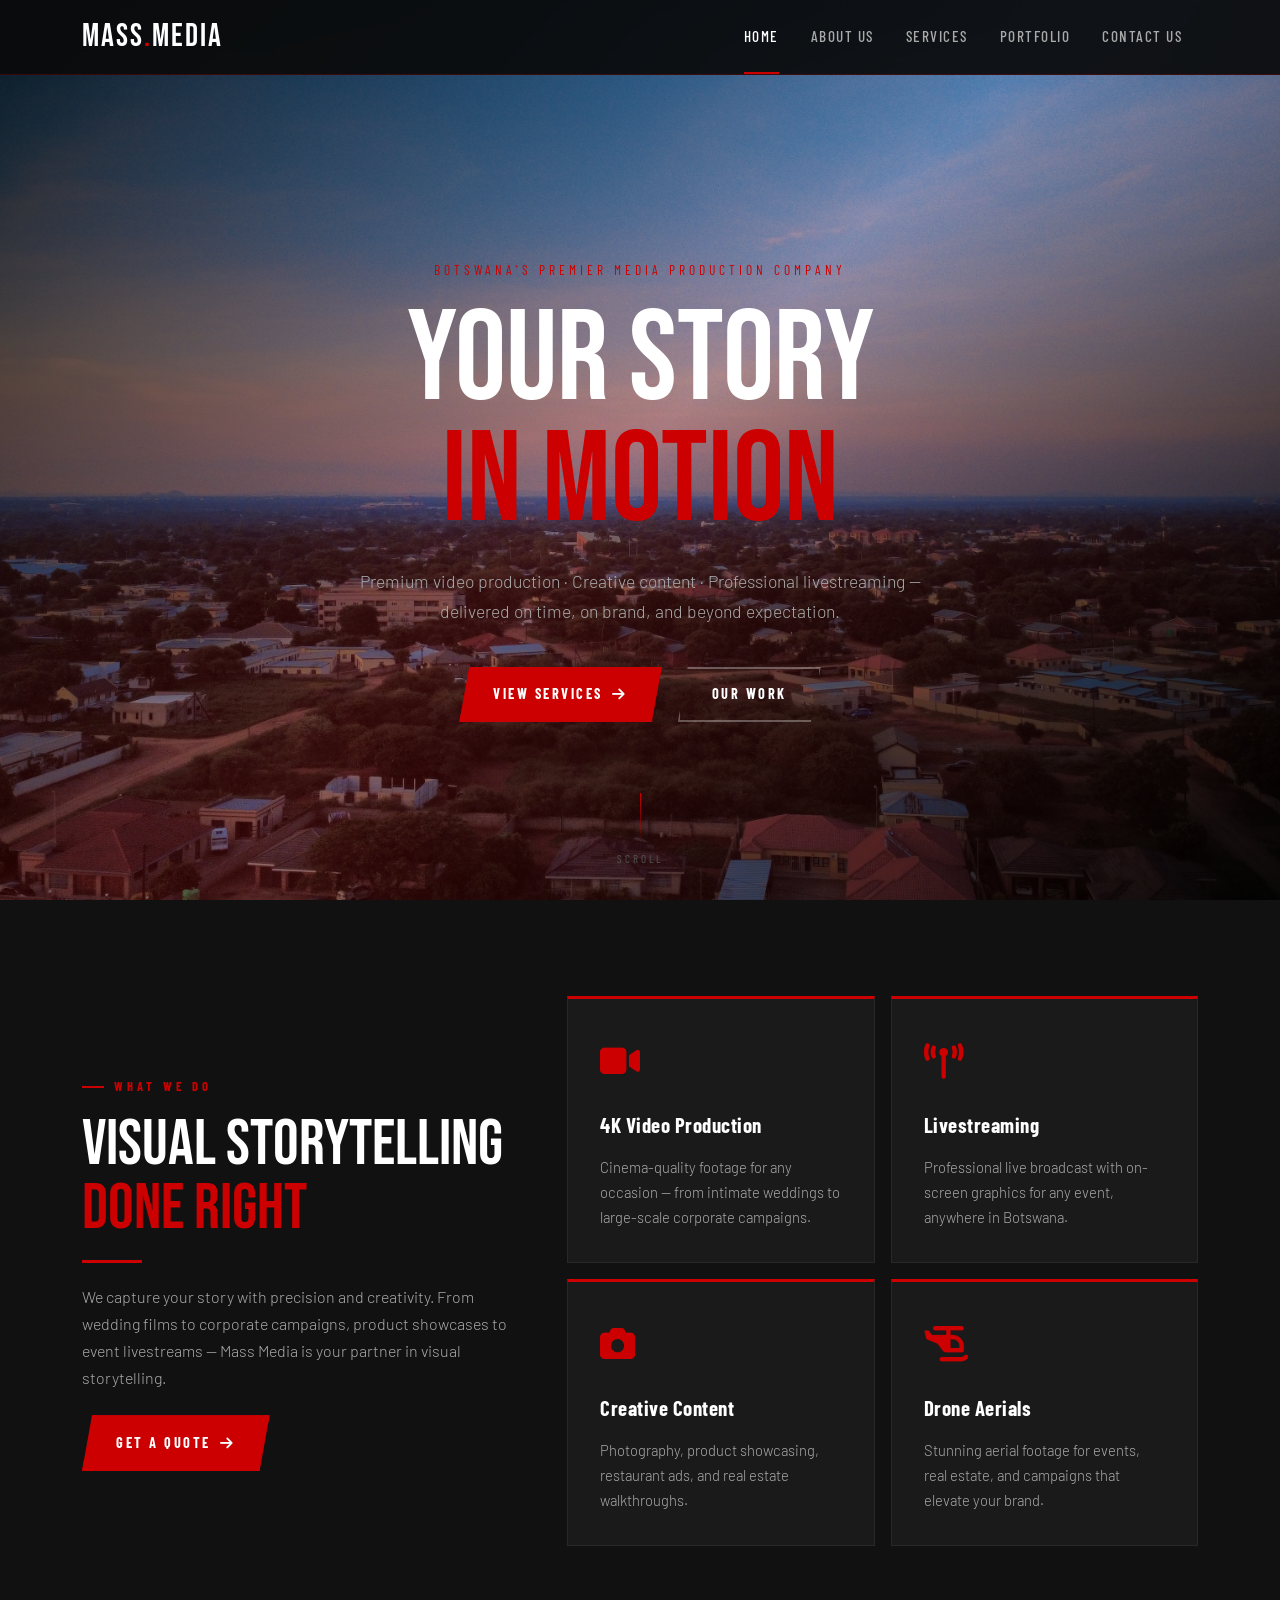
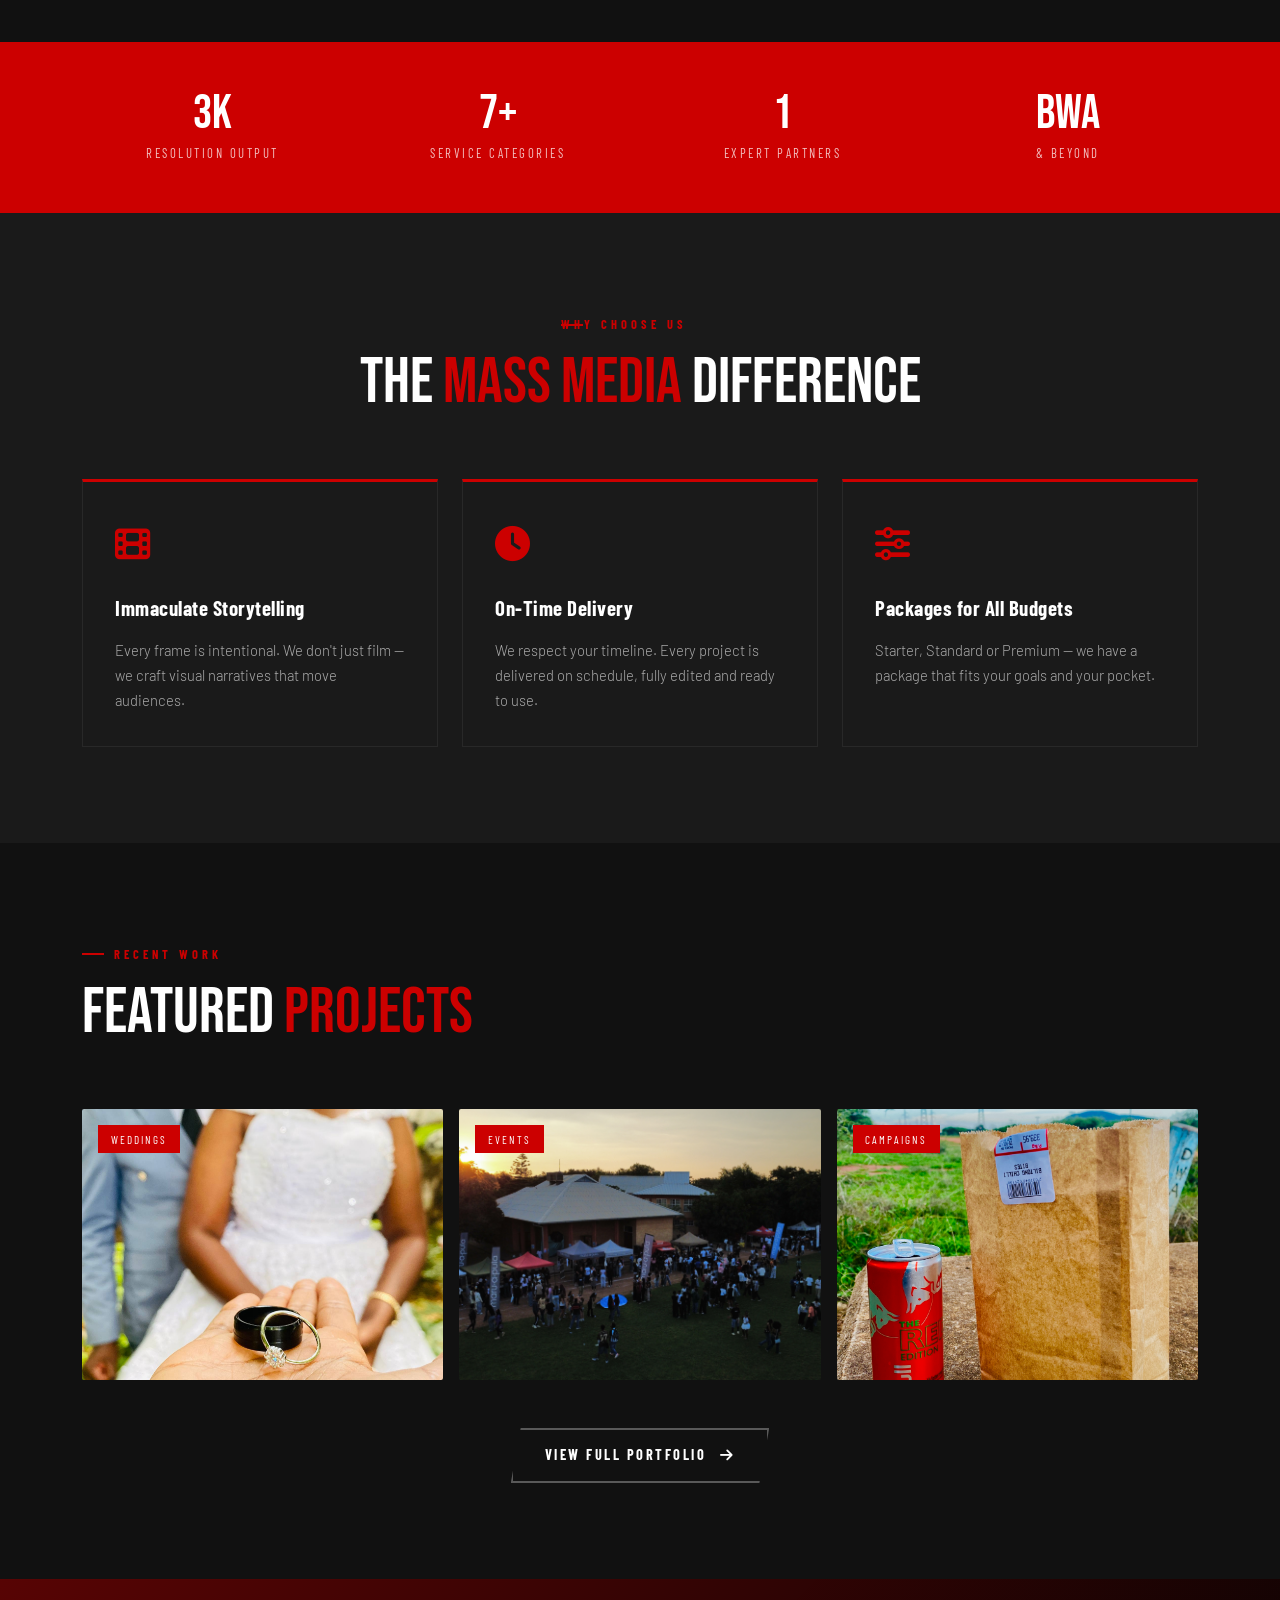
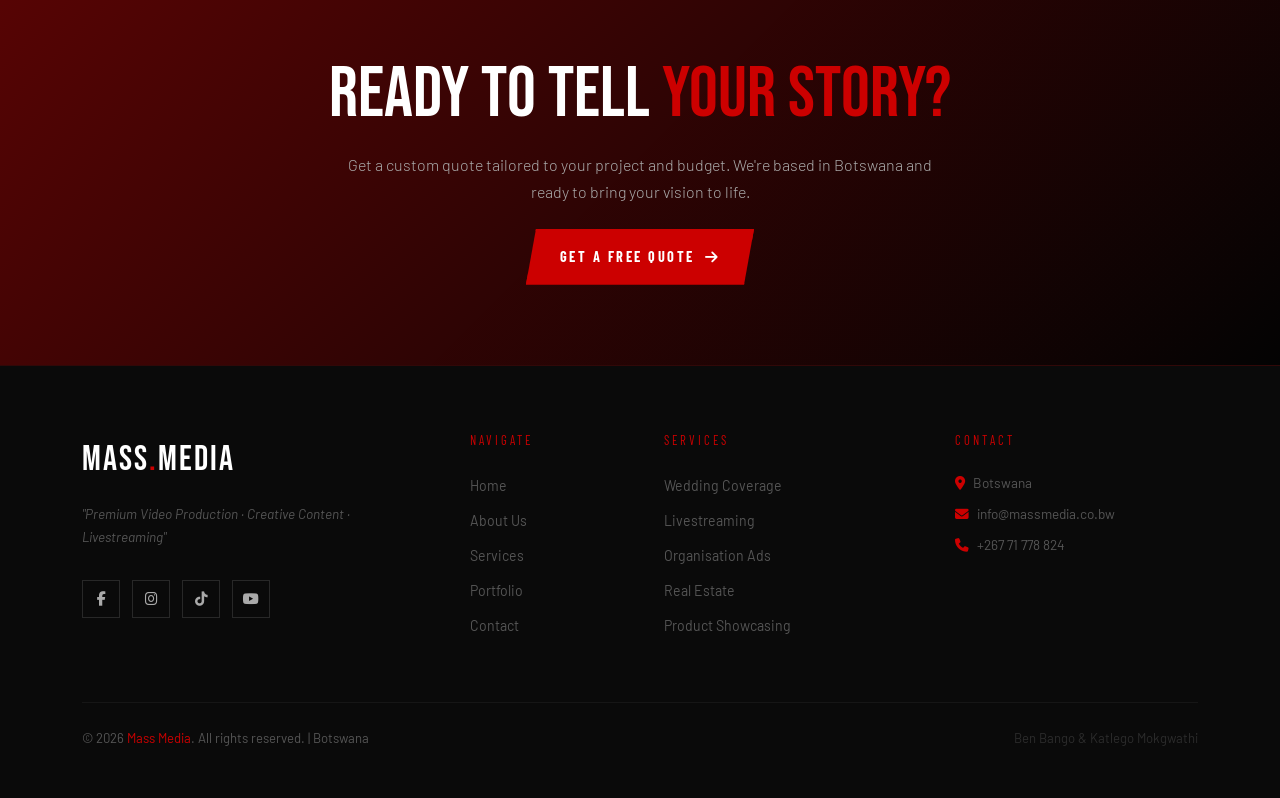
<file: index.html>
<!DOCTYPE html>
<html lang="en">
<head>
  <meta charset="UTF-8" />
  <meta name="viewport" content="width=device-width, initial-scale=1.0" />
  <title>Mass Media | Premium Video Production · Botswana</title>
  <link rel="stylesheet" href="https://cdn.jsdelivr.net/npm/bootstrap@5.3.3/dist/css/bootstrap.min.css" />
  <link rel="stylesheet" href="https://cdnjs.cloudflare.com/ajax/libs/font-awesome/6.5.0/css/all.min.css" />
  <link rel="stylesheet" href="style.css" />
</head>
<body>

  <!-- ===== NAVBAR ===== -->
  <nav class="navbar navbar-expand-lg mm-navbar">
    <div class="container">
      <a class="navbar-brand" href="index.html">MASS<span>.</span>MEDIA</a>
      <button class="navbar-toggler" type="button" data-bs-toggle="collapse" data-bs-target="#mmNav">
        <span class="navbar-toggler-icon"></span>
      </button>
      <div class="collapse navbar-collapse justify-content-end" id="mmNav">
        <ul class="navbar-nav">
          <li class="nav-item"><a class="nav-link active" href="index.html">Home</a></li>
          <li class="nav-item"><a class="nav-link" href="aboutus.html">About Us</a></li>
          <li class="nav-item"><a class="nav-link" href="services.html">Services</a></li>
          <li class="nav-item"><a class="nav-link" href="portfolio.html">Portfolio</a></li>
          <li class="nav-item"><a class="nav-link" href="contact.html">Contact Us</a></li>
        </ul>
      </div>
    </div>
  </nav>

  <!-- ===== HERO ===== -->
  <section class="mm-hero">
    <div class="mm-hero-bg" style="background-image:url('IMG_2148.png');"></div>
    <div class="mm-hero-overlay"></div>
    <div class="mm-hero-content">
      <p class="mm-hero-eyebrow">Botswana's Premier Media Production Company</p>
      <h1 class="mm-hero-title">YOUR STORY<br><span>IN MOTION</span></h1>
      <p class="mm-hero-sub">Premium video production · Creative content · Professional livestreaming — delivered on time, on brand, and beyond expectation.</p>
      <div class="mm-hero-cta d-flex flex-wrap gap-3 justify-content-center">
        <a href="services.html" class="btn-mm-primary"><span>View Services</span> <i class="fa-solid fa-arrow-right"></i></a>
        <a href="portfolio.html" class="btn-mm-outline"><span>Our Work</span></a>
      </div>
    </div>
    <div class="mm-scroll-indicator">
      <div class="mm-scroll-line"></div>
      <span>Scroll</span>
    </div>
  </section>

  <!-- ===== WHAT WE DO ===== -->
  <section class="mm-section mm-section-dark">
    <div class="container">
      <div class="row align-items-center g-5">
        <div class="col-lg-5 reveal">
          <span class="mm-label">What We Do</span>
          <h2 class="mm-heading">Visual Storytelling<br><span>Done Right</span></h2>
          <div class="mm-divider"></div>
          <p class="mm-subtext">We capture your story with precision and creativity. From wedding films to corporate campaigns, product showcases to event livestreams — Mass Media is your partner in visual storytelling.</p>
          <div class="mt-4">
            <a href="contact.html" class="btn-mm-primary"><span>Get a Quote</span> <i class="fa-solid fa-arrow-right"></i></a>
          </div>
        </div>
        <div class="col-lg-7">
          <div class="row g-3">
            <div class="col-6 reveal reveal-delay-1">
              <div class="mm-card h-100">
                <div class="mm-card-icon"><i class="fa-solid fa-video"></i></div>
                <div class="mm-card-title">4K Video Production</div>
                <div class="mm-card-text">Cinema-quality footage for any occasion — from intimate weddings to large-scale corporate campaigns.</div>
              </div>
            </div>
            <div class="col-6 reveal reveal-delay-2">
              <div class="mm-card h-100">
                <div class="mm-card-icon"><i class="fa-solid fa-tower-broadcast"></i></div>
                <div class="mm-card-title">Livestreaming</div>
                <div class="mm-card-text">Professional live broadcast with on-screen graphics for any event, anywhere in Botswana.</div>
              </div>
            </div>
            <div class="col-6 reveal reveal-delay-3">
              <div class="mm-card h-100">
                <div class="mm-card-icon"><i class="fa-solid fa-camera"></i></div>
                <div class="mm-card-title">Creative Content</div>
                <div class="mm-card-text">Photography, product showcasing, restaurant ads, and real estate walkthroughs.</div>
              </div>
            </div>
            <div class="col-6 reveal reveal-delay-4">
              <div class="mm-card h-100">
                <div class="mm-card-icon"><i class="fa-solid fa-helicopter"></i></div>
                <div class="mm-card-title">Drone Aerials</div>
                <div class="mm-card-text">Stunning aerial footage for events, real estate, and campaigns that elevate your brand.</div>
              </div>
            </div>
          </div>
        </div>
      </div>
    </div>
  </section>

  <!-- ===== STATS ===== -->
  <section class="mm-stats-bar">
    <div class="container">
      <div class="row g-4 text-center">
        <div class="col-6 col-md-3 reveal">
          <span class="mm-stat-number">4K</span>
          <span class="mm-stat-label">Resolution Output</span>
        </div>
        <div class="col-6 col-md-3 reveal reveal-delay-1">
          <span class="mm-stat-number">8+</span>
          <span class="mm-stat-label">Service Categories</span>
        </div>
        <div class="col-6 col-md-3 reveal reveal-delay-2">
          <span class="mm-stat-number">2</span>
          <span class="mm-stat-label">Expert Partners</span>
        </div>
        <div class="col-6 col-md-3 reveal reveal-delay-3">
          <span class="mm-stat-number">BWA</span>
          <span class="mm-stat-label">& Beyond</span>
        </div>
      </div>
    </div>
  </section>

  <!-- ===== WHY US ===== -->
  <section class="mm-section mm-section-grey">
    <div class="container">
      <div class="text-center mm-section-header reveal">
        <span class="mm-label mx-auto" style="padding-left:0; padding-right:2rem; padding-left:0;">Why Choose Us</span>
        <h2 class="mm-heading">The <span>Mass Media</span> Difference</h2>
      </div>
      <div class="row g-4">
        <div class="col-md-4 reveal reveal-delay-1">
          <div class="mm-card">
            <div class="mm-card-icon"><i class="fa-solid fa-film"></i></div>
            <div class="mm-card-title">Immaculate Storytelling</div>
            <div class="mm-card-text">Every frame is intentional. We don't just film — we craft visual narratives that move audiences.</div>
          </div>
        </div>
        <div class="col-md-4 reveal reveal-delay-2">
          <div class="mm-card">
            <div class="mm-card-icon"><i class="fa-solid fa-clock"></i></div>
            <div class="mm-card-title">On-Time Delivery</div>
            <div class="mm-card-text">We respect your timeline. Every project is delivered on schedule, fully edited and ready to use.</div>
          </div>
        </div>
        <div class="col-md-4 reveal reveal-delay-3">
          <div class="mm-card">
            <div class="mm-card-icon"><i class="fa-solid fa-sliders"></i></div>
            <div class="mm-card-title">Packages for All Budgets</div>
            <div class="mm-card-text">Starter, Standard or Premium — we have a package that fits your goals and your pocket.</div>
          </div>
        </div>
      </div>
    </div>
  </section>

  <!-- ===== PORTFOLIO TEASER ===== -->
  <section class="mm-section mm-section-dark">
    <div class="container">
      <div class="mm-section-header reveal">
        <span class="mm-label">Recent Work</span>
        <h2 class="mm-heading">Featured <span>Projects</span></h2>
      </div>
      <div class="row g-3">
        <div class="col-md-6 col-lg-4 reveal reveal-delay-1">
          <div class="mm-img-card">
            <span class="mm-img-card-badge">Weddings</span>
            <img src="photo_2025-11-17_12-43-59.png" alt="Wedding film" loading="lazy" />
            <div class="mm-img-card-overlay">
              <div class="mm-img-card-title">Wedding Films</div>
            </div>
          </div>
        </div>
        <div class="col-md-6 col-lg-4 reveal reveal-delay-2">
          <div class="mm-img-card">
            <span class="mm-img-card-badge">Events</span>
            <img src="IMG_7293.png" alt="Event coverage" loading="lazy" />
            <div class="mm-img-card-overlay">
              <div class="mm-img-card-title">Event Coverage</div>
            </div>
          </div>
        </div>
        <div class="col-md-6 col-lg-4 reveal reveal-delay-3">
          <div class="mm-img-card">
            <span class="mm-img-card-badge">Campaigns</span>
            <img src="IMG_0203.png" alt="Campaign production" loading="lazy" />
            <div class="mm-img-card-overlay">
              <div class="mm-img-card-title">Organisation Campaigns</div>
            </div>
          </div>
        </div>
      </div>
      <div class="text-center mt-5 reveal">
        <a href="portfolio.html" class="btn-mm-outline"><span>View Full Portfolio</span> <i class="fa-solid fa-arrow-right ms-1"></i></a>
      </div>
    </div>
  </section>

  <!-- ===== CTA BANNER ===== -->
  <section style="position:relative; padding:5rem 0; overflow:hidden;">
    <div style="position:absolute;inset:0; background-image:url('https://images.unsplash.com/photo-1476357471311-43c0db9fb2b4?w=1600&q=80'); background-size:cover; background-position:center; filter:brightness(0.25);"></div>
    <div style="position:absolute;inset:0; background:linear-gradient(135deg, rgba(139,0,0,0.6) 0%, rgba(0,0,0,0.7) 100%);"></div>
    <div class="container text-center" style="position:relative; z-index:2;">
      <h2 class="mm-heading reveal" style="font-size:clamp(2rem,6vw,4.5rem);">Ready to Tell <span>Your Story?</span></h2>
      <p class="mm-subtext mx-auto mb-4 reveal reveal-delay-1">Get a custom quote tailored to your project and budget. We're based in Botswana and ready to bring your vision to life.</p>
      <a href="contact.html" class="btn-mm-primary reveal reveal-delay-2"><span>Get a Free Quote</span> <i class="fa-solid fa-arrow-right"></i></a>
    </div>
  </section>

  <!-- ===== FOOTER ===== -->
  <footer class="mm-footer">
    <div class="container">
      <div class="row g-5">
        <div class="col-lg-4">
          <div class="mm-footer-brand">MASS<span>.</span>MEDIA</div>
          <p class="mm-footer-tagline">"Premium Video Production · Creative Content · Livestreaming"</p>
          <div class="mm-social">
            <a href="#"><i class="fab fa-facebook-f"></i></a>
            <a href="#"><i class="fab fa-instagram"></i></a>
            <a href="#"><i class="fab fa-tiktok"></i></a>
            <a href="#"><i class="fab fa-youtube"></i></a>
          </div>
        </div>
        <div class="col-lg-2 col-6">
          <div class="mm-footer-heading">Navigate</div>
          <ul class="mm-footer-links">
            <li><a href="index.html">Home</a></li>
            <li><a href="aboutus.html">About Us</a></li>
            <li><a href="services.html">Services</a></li>
            <li><a href="portfolio.html">Portfolio</a></li>
            <li><a href="contact.html">Contact</a></li>
          </ul>
        </div>
        <div class="col-lg-3 col-6">
          <div class="mm-footer-heading">Services</div>
          <ul class="mm-footer-links">
            <li><a href="services.html">Wedding Coverage</a></li>
            <li><a href="services.html">Livestreaming</a></li>
            <li><a href="services.html">Organisation Ads</a></li>
            <li><a href="services.html">Real Estate</a></li>
            <li><a href="services.html">Product Showcasing</a></li>
          </ul>
        </div>
        <div class="col-lg-3">
          <div class="mm-footer-heading">Contact</div>
          <p style="font-size:.85rem; color:var(--grey-mid); margin-bottom:.5rem;"><i class="fa-solid fa-location-dot mm-red me-2"></i>Botswana</p>
          <p style="font-size:.85rem; color:var(--grey-mid); margin-bottom:.5rem;"><a href="mailto:info@massmedia.co.bw" style="color:var(--grey-mid); text-decoration:none;"><i class="fa-solid fa-envelope mm-red me-2"></i>info@massmedia.co.bw</a></p>
          <p style="font-size:.85rem; color:var(--grey-mid);"><a href="tel:+26771778824" style="color:var(--grey-mid); text-decoration:none;"><i class="fa-solid fa-phone mm-red me-2"></i>+267 71 778 824</a></p>
        </div>
      </div>
      <div class="mm-footer-bottom">
        <p class="mm-footer-copy">&copy; 2026 <span>Mass Media</span>. All rights reserved. | Botswana</p>
        <p class="mm-footer-copy" style="color:var(--grey-dark);">Ben Bango &amp; Katlego Mokgwathi</p>
      </div>
    </div>
  </footer>

  <script src="https://cdn.jsdelivr.net/npm/bootstrap@5.3.3/dist/js/bootstrap.bundle.min.js"></script>
  <script src="main.js"></script>
</body>
</html>
</file>
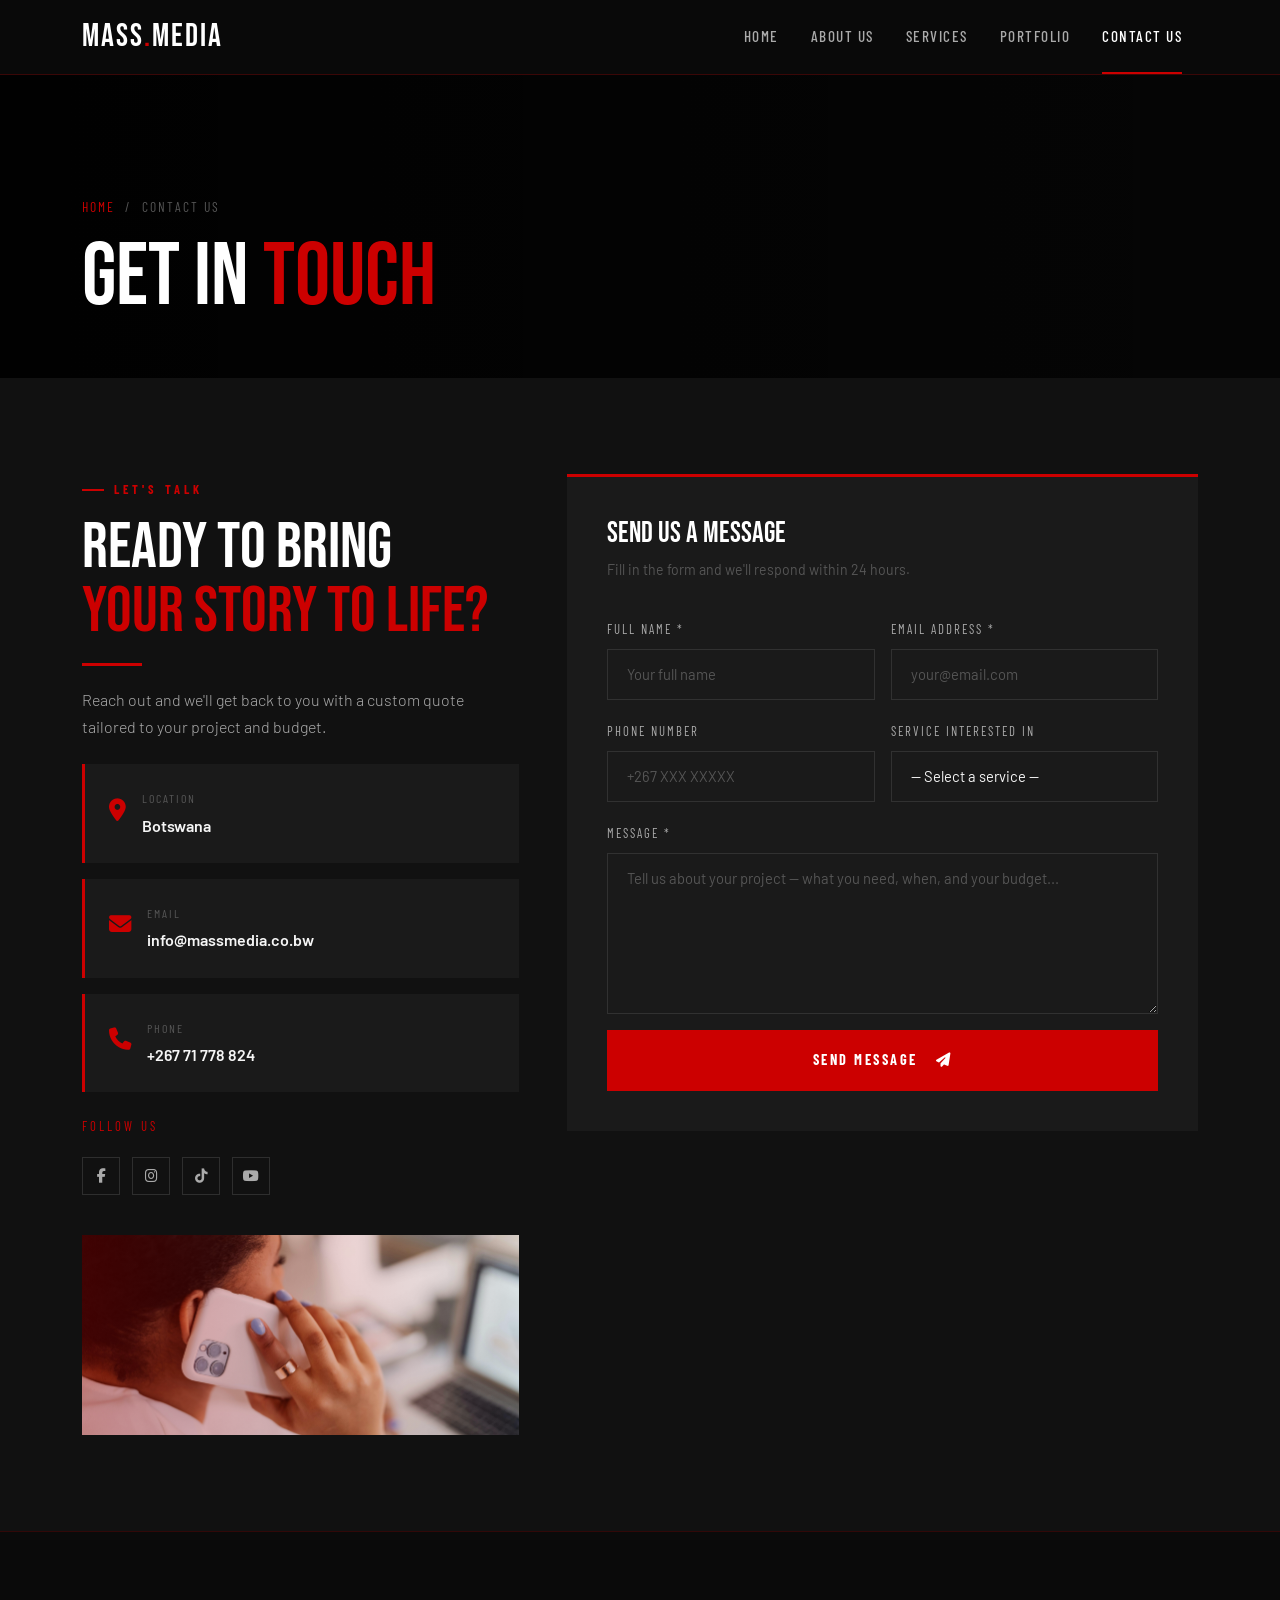
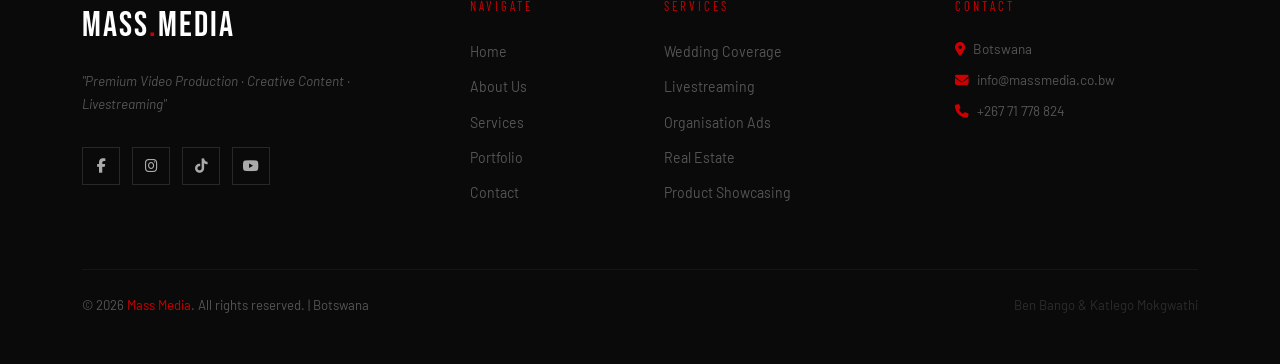
<file: contact.html>
<!DOCTYPE html>
<html lang="en">
<head>
  <meta charset="UTF-8" />
  <meta name="viewport" content="width=device-width, initial-scale=1.0" />
  <title>Mass Media | Contact Us</title>
  <link rel="stylesheet" href="https://cdn.jsdelivr.net/npm/bootstrap@5.3.3/dist/css/bootstrap.min.css" />
  <link rel="stylesheet" href="https://cdnjs.cloudflare.com/ajax/libs/font-awesome/6.5.0/css/all.min.css" />
  <link rel="stylesheet" href="style.css" />
</head>
<body>

  <!-- ===== NAVBAR ===== -->
  <nav class="navbar navbar-expand-lg mm-navbar">
    <div class="container">
      <a class="navbar-brand" href="index.html">MASS<span>.</span>MEDIA</a>
      <button class="navbar-toggler" type="button" data-bs-toggle="collapse" data-bs-target="#mmNav">
        <span class="navbar-toggler-icon"></span>
      </button>
      <div class="collapse navbar-collapse justify-content-end" id="mmNav">
        <ul class="navbar-nav">
          <li class="nav-item"><a class="nav-link" href="index.html">Home</a></li>
          <li class="nav-item"><a class="nav-link" href="aboutus.html">About Us</a></li>
          <li class="nav-item"><a class="nav-link" href="services.html">Services</a></li>
          <li class="nav-item"><a class="nav-link" href="portfolio.html">Portfolio</a></li>
          <li class="nav-item"><a class="nav-link active" href="contact.html">Contact Us</a></li>
        </ul>
      </div>
    </div>
  </nav>

  <!-- ===== PAGE HERO ===== -->
  <section class="mm-page-hero mm-page-top">
    <div class="mm-page-hero-bg" style="background-image:url('https://images.unsplash.com/photo-1531297484001-80022131f5a1?w=1600&q=80');"></div>
    <div class="mm-page-hero-overlay"></div>
    <div class="container">
      <div class="mm-page-hero-content">
        <p class="mm-breadcrumb"><a href="index.html">Home</a> &nbsp;/&nbsp; Contact Us</p>
        <h1 class="mm-page-hero-title">Get In <span style="color:var(--red);">Touch</span></h1>
      </div>
    </div>
  </section>

  <!-- ===== CONTACT SECTION ===== -->
  <section class="mm-section mm-section-dark">
    <div class="container">
      <div class="row g-5">

        <!-- Contact Info -->
        <div class="col-lg-5 reveal">
          <span class="mm-label">Let's Talk</span>
          <h2 class="mm-heading">Ready to Bring<br><span>Your Story to Life?</span></h2>
          <div class="mm-divider"></div>
          <p class="mm-subtext mb-4">Reach out and we'll get back to you with a custom quote tailored to your project and budget.</p>

          <div class="mm-contact-block">
            <div class="mm-contact-icon"><i class="fa-solid fa-location-dot"></i></div>
            <div>
              <div class="mm-contact-label">Location</div>
              <div class="mm-contact-value">Botswana</div>
            </div>
          </div>

          <div class="mm-contact-block">
            <div class="mm-contact-icon"><i class="fa-solid fa-envelope"></i></div>
            <div>
              <div class="mm-contact-label">Email</div>
              <a href="mailto:info@massmedia.co.bw" class="mm-contact-value">info@massmedia.co.bw</a>
            </div>
          </div>

          <div class="mm-contact-block">
            <div class="mm-contact-icon"><i class="fa-solid fa-phone"></i></div>
            <div>
              <div class="mm-contact-label">Phone</div>
              <a href="tel:+26771778824" class="mm-contact-value">+267 71 778 824</a>
            </div>
          </div>

          <div class="mt-4">
            <div class="mm-footer-heading">Follow Us</div>
            <div class="mm-social">
              <a href="#"><i class="fab fa-facebook-f"></i></a>
              <a href="#"><i class="fab fa-instagram"></i></a>
              <a href="#"><i class="fab fa-tiktok"></i></a>
              <a href="#"><i class="fab fa-youtube"></i></a>
            </div>
          </div>

          <!-- Photo accent -->
          <div style="margin-top:2.5rem; position:relative; overflow:hidden;">
            <img src="CONTACT.png" alt="Mass Media crew" style="width:100%; height:200px; object-fit:cover;" />
            <div style="position:absolute;inset:0; background:linear-gradient(to right, rgba(204,0,0,0.3), transparent);"></div>
          </div>
        </div>

        <!-- Form -->
        <div class="col-lg-7 reveal reveal-delay-2">
          <div style="background:var(--black-3); padding:2.5rem; border-top:3px solid var(--red);">
            <h3 style="font-family:var(--font-display); font-size:1.8rem; color:var(--white-pure); margin-bottom:0.4rem;">SEND US A MESSAGE</h3>
            <p style="font-size:.88rem; color:var(--grey-mid); margin-bottom:2rem;">Fill in the form and we'll respond within 24 hours.</p>

            <form id="contactForm" novalidate>
              <div class="row g-3">
                <div class="col-sm-6">
                  <label class="mm-form-label">Full Name *</label>
                  <input type="text" class="form-control mm-form-control" id="name" placeholder="Your full name" required />
                  <div class="invalid-feedback" style="font-size:.78rem; color:var(--red);">Please enter your name.</div>
                </div>
                <div class="col-sm-6">
                  <label class="mm-form-label">Email Address *</label>
                  <input type="email" class="form-control mm-form-control" id="email" placeholder="your@email.com" required />
                  <div class="invalid-feedback" style="font-size:.78rem; color:var(--red);">Please enter a valid email.</div>
                </div>
                <div class="col-sm-6">
                  <label class="mm-form-label">Phone Number</label>
                  <input type="tel" class="form-control mm-form-control" id="phone" placeholder="+267 XXX XXXXX" />
                </div>
                <div class="col-sm-6">
                  <label class="mm-form-label">Service Interested In</label>
                  <select class="form-control mm-form-control" id="service">
                    <option value="">— Select a service —</option>
                    <option value="wedding">Wedding Videos</option>
                    <option value="livestream">Livestreaming Events</option>
                    <option value="ads">Organisation Ads &amp; Campaigns</option>
                    <option value="realestate">Real Estate Content</option>
                    <option value="product">Product Showcasing</option>
                    <option value="restaurant">Restaurant Ads</option>
                    <option value="events">Event Coverage</option>
                    <option value="retainer">Retainer / Long-Term Corporate</option>
                    <option value="other">Other / General Enquiry</option>
                  </select>
                </div>
                <div class="col-12">
                  <label class="mm-form-label">Message *</label>
                  <textarea class="form-control mm-form-control" id="message" rows="6" placeholder="Tell us about your project — what you need, when, and your budget..." required></textarea>
                  <div class="invalid-feedback" style="font-size:.78rem; color:var(--red);">Please tell us about your project.</div>
                </div>
                <div class="col-12">
                  <button type="submit" class="btn-mm-primary w-100 justify-content-center" style="clip-path:none; padding:1rem;">
                    <span>Send Message</span> <i class="fa-solid fa-paper-plane ms-2"></i>
                  </button>
                </div>
              </div>
            </form>

            <!-- Success Message (hidden by default) -->
            <div id="formSuccess" style="display:none; margin-top:1.5rem; background:rgba(204,0,0,0.1); border:1px solid var(--red); padding:1.2rem; text-align:center;">
              <i class="fa-solid fa-circle-check mm-red" style="font-size:1.8rem; margin-bottom:.5rem; display:block;"></i>
              <p style="margin:0; font-family:var(--font-condensed); letter-spacing:1px; color:var(--white);">Thank you! We'll be in touch shortly.</p>
            </div>
          </div>
        </div>

      </div>
    </div>
  </section>

  <!-- ===== FOOTER ===== -->
  <footer class="mm-footer">
    <div class="container">
      <div class="row g-5">
        <div class="col-lg-4">
          <div class="mm-footer-brand">MASS<span>.</span>MEDIA</div>
          <p class="mm-footer-tagline">"Premium Video Production · Creative Content · Livestreaming"</p>
          <div class="mm-social">
            <a href="#"><i class="fab fa-facebook-f"></i></a>
            <a href="#"><i class="fab fa-instagram"></i></a>
            <a href="#"><i class="fab fa-tiktok"></i></a>
            <a href="#"><i class="fab fa-youtube"></i></a>
          </div>
        </div>
        <div class="col-lg-2 col-6">
          <div class="mm-footer-heading">Navigate</div>
          <ul class="mm-footer-links">
            <li><a href="index.html">Home</a></li>
            <li><a href="aboutus.html">About Us</a></li>
            <li><a href="services.html">Services</a></li>
            <li><a href="portfolio.html">Portfolio</a></li>
            <li><a href="contact.html">Contact</a></li>
          </ul>
        </div>
        <div class="col-lg-3 col-6">
          <div class="mm-footer-heading">Services</div>
          <ul class="mm-footer-links">
            <li><a href="services.html">Wedding Coverage</a></li>
            <li><a href="services.html">Livestreaming</a></li>
            <li><a href="services.html">Organisation Ads</a></li>
            <li><a href="services.html">Real Estate</a></li>
            <li><a href="services.html">Product Showcasing</a></li>
          </ul>
        </div>
        <div class="col-lg-3">
          <div class="mm-footer-heading">Contact</div>
          <p style="font-size:.85rem; color:var(--grey-mid); margin-bottom:.5rem;"><i class="fa-solid fa-location-dot mm-red me-2"></i>Botswana</p>
          <p style="font-size:.85rem; color:var(--grey-mid); margin-bottom:.5rem;"><a href="mailto:info@massmedia.co.bw" style="color:var(--grey-mid); text-decoration:none;"><i class="fa-solid fa-envelope mm-red me-2"></i>info@massmedia.co.bw</a></p>
          <p style="font-size:.85rem; color:var(--grey-mid);"><a href="tel:+26771778824" style="color:var(--grey-mid); text-decoration:none;"><i class="fa-solid fa-phone mm-red me-2"></i>+267 71 778 824</a></p>
        </div>
      </div>
      <div class="mm-footer-bottom">
        <p class="mm-footer-copy">&copy; 2026 <span>Mass Media</span>. All rights reserved. | Botswana</p>
        <p class="mm-footer-copy" style="color:var(--grey-dark);">Ben Bango &amp; Katlego Mokgwathi</p>
      </div>
    </div>
  </footer>

  <script src="https://cdn.jsdelivr.net/npm/bootstrap@5.3.3/dist/js/bootstrap.bundle.min.js"></script>
  <script src="main.js"></script>
  <script>
    // Form validation + success state
    document.getElementById('contactForm').addEventListener('submit', function (e) {
      e.preventDefault();
      this.classList.add('was-validated');
      if (this.checkValidity()) {
        this.style.display = 'none';
        document.getElementById('formSuccess').style.display = 'block';
      }
    });
  </script>
</body>
</html>
</file>
<file: style.css>
@import url('https://fonts.googleapis.com/css2?family=Bebas+Neue&family=Barlow:ital,wght@0,300;0,400;0,600;0,700;1,300&family=Barlow+Condensed:wght@500;700&display=swap');


:root {
  --red:       #CC0000;
  --red-bright:#FF1A1A;
  --red-dark:  #8B0000;
  --black:     #0A0A0A;
  --black-2:   #111111;
  --black-3:   #1A1A1A;
  --grey-dark: #2C2C2C;
  --grey-mid:  #555555;
  --grey-light:#AAAAAA;
  --white:     #F5F5F5;
  --white-pure:#FFFFFF;

  --font-display: 'Bebas Neue', sans-serif;
  --font-condensed: 'Barlow Condensed', sans-serif;
  --font-body:   'Barlow', sans-serif;

  --transition: 0.35s cubic-bezier(0.4, 0, 0.2, 1);
  --shadow-red: 0 0 30px rgba(204,0,0,0.35);
  --shadow-card: 0 8px 40px rgba(0,0,0,0.6);
}

/* ---------- Reset & Base ---------- */
*, *::before, *::after { box-sizing: border-box; margin: 0; padding: 0; }

html { scroll-behavior: smooth; }

body {
  font-family: var(--font-body);
  background-color: var(--black);
  color: var(--white);
  font-size: 1rem;
  line-height: 1.7;
  overflow-x: hidden;
}

/* ---------- Scrollbar ---------- */
::-webkit-scrollbar { width: 6px; }
::-webkit-scrollbar-track { background: var(--black-2); }
::-webkit-scrollbar-thumb { background: var(--red); border-radius: 3px; }



.mm-navbar {
  position: fixed;
  top: 0; left: 0; right: 0;
  z-index: 1000;
  background: rgba(10,10,10,0.92);
  backdrop-filter: blur(12px);
  -webkit-backdrop-filter: blur(12px);
  border-bottom: 1px solid rgba(204,0,0,0.25);
  padding: 0 2rem;
  transition: background var(--transition);
}

.mm-navbar .navbar-brand {
  font-family: var(--font-display);
  font-size: 2rem;
  color: var(--white-pure) !important;
  letter-spacing: 2px;
  text-decoration: none;
}

.mm-navbar .navbar-brand span { color: var(--red); }

.mm-navbar .nav-link {
  font-family: var(--font-condensed);
  font-size: 0.95rem;
  font-weight: 500;
  letter-spacing: 1.5px;
  text-transform: uppercase;
  color: var(--grey-light) !important;
  padding: 1.5rem 1rem !important;
  position: relative;
  transition: color var(--transition);
}

.mm-navbar .nav-link::after {
  content: '';
  position: absolute;
  bottom: 0; left: 1rem; right: 1rem;
  height: 2px;
  background: var(--red);
  transform: scaleX(0);
  transition: transform var(--transition);
  transform-origin: center;
}

.mm-navbar .nav-link:hover,
.mm-navbar .nav-link.active {
  color: var(--white-pure) !important;
}

.mm-navbar .nav-link:hover::after,
.mm-navbar .nav-link.active::after { transform: scaleX(1); }

.navbar-toggler {
  border-color: var(--red) !important;
}
.navbar-toggler-icon {
  background-image: url("data:image/svg+xml,%3csvg xmlns='http://www.w3.org/2000/svg' viewBox='0 0 30 30'%3e%3cpath stroke='%23CC0000' stroke-linecap='round' stroke-miterlimit='10' stroke-width='2' d='M4 7h22M4 15h22M4 23h22'/%3e%3c/svg%3e") !important;
}





.mm-hero {
  position: relative;
  min-height: 100vh;
  display: flex;
  align-items: center;
  justify-content: center;
  text-align: center;
  overflow: hidden;
  padding-top: 80px;
}

.mm-hero-bg {
  position: absolute;
  inset: 0;
  background-size: cover;
  background-position: center;
  background-repeat: no-repeat;
  transform: scale(1.05);
  animation: heroZoom 14s ease-in-out infinite alternate;
}

@keyframes heroZoom {
  from { transform: scale(1.05); }
  to   { transform: scale(1.12); }
}

.mm-hero-overlay {
  position: absolute;
  inset: 0;
  background: linear-gradient(
    135deg,
    rgba(0,0,0,0.85) 0%,
    rgba(139,0,0,0.3) 50%,
    rgba(0,0,0,0.9) 100%
  );
}

.mm-hero-content {
  position: relative;
  z-index: 2;
  max-width: 900px;
  padding: 2rem;
}

.mm-hero-eyebrow {
  font-family: var(--font-condensed);
  font-size: 0.85rem;
  letter-spacing: 4px;
  text-transform: uppercase;
  color: var(--red);
  margin-bottom: 1.2rem;
  opacity: 0;
  animation: fadeUp 0.8s 0.3s forwards;
}

.mm-hero-title {
  font-family: var(--font-display);
  font-size: clamp(3.5rem, 10vw, 8rem);
  line-height: 0.95;
  color: var(--white-pure);
  margin-bottom: 1.5rem;
  opacity: 0;
  animation: fadeUp 0.8s 0.5s forwards;
}

.mm-hero-title span { color: var(--red); }

.mm-hero-sub {
  font-size: 1.1rem;
  font-weight: 300;
  color: var(--grey-light);
  max-width: 600px;
  margin: 0 auto 2.5rem;
  opacity: 0;
  animation: fadeUp 0.8s 0.7s forwards;
}

.mm-hero-cta {
  opacity: 0;
  animation: fadeUp 0.8s 0.9s forwards;
}

/* Scroll indicator */
.mm-scroll-indicator {
  position: absolute;
  bottom: 2rem;
  left: 50%;
  transform: translateX(-50%);
  z-index: 2;
  display: flex;
  flex-direction: column;
  align-items: center;
  gap: 0.4rem;
  opacity: 0;
  animation: fadeIn 1s 1.5s forwards;
}

.mm-scroll-indicator span {
  font-family: var(--font-condensed);
  font-size: 0.7rem;
  letter-spacing: 3px;
  text-transform: uppercase;
  color: var(--grey-mid);
}

.mm-scroll-line {
  width: 1px;
  height: 50px;
  background: linear-gradient(to bottom, var(--red), transparent);
  animation: scrollPulse 1.8s ease-in-out infinite;
}

@keyframes scrollPulse {
  0%, 100% { opacity: 0.3; transform: scaleY(1); }
  50% { opacity: 1; transform: scaleY(1.3); }
}




.btn-mm-primary {
  display: inline-flex;
  align-items: center;
  gap: 0.6rem;
  font-family: var(--font-condensed);
  font-size: 0.9rem;
  font-weight: 700;
  letter-spacing: 2.5px;
  text-transform: uppercase;
  color: var(--white-pure);
  background: var(--red);
  border: 2px solid var(--red);
  padding: 0.85rem 2rem;
  text-decoration: none;
  position: relative;
  overflow: hidden;
  transition: color var(--transition), background var(--transition), box-shadow var(--transition);
  clip-path: polygon(10px 0%, 100% 0%, calc(100% - 10px) 100%, 0% 100%);
}

.btn-mm-primary::before {
  content: '';
  position: absolute;
  inset: 0;
  background: var(--red-bright);
  transform: translateX(-110%) skewX(-12deg);
  transition: transform 0.45s cubic-bezier(0.4, 0, 0.2, 1);
  z-index: 0;
}

.btn-mm-primary:hover::before { transform: translateX(0) skewX(-12deg); }
.btn-mm-primary:hover { box-shadow: var(--shadow-red); color: var(--white-pure); }
.btn-mm-primary span, .btn-mm-primary svg { position: relative; z-index: 1; }

.btn-mm-outline {
  display: inline-flex;
  align-items: center;
  gap: 0.6rem;
  font-family: var(--font-condensed);
  font-size: 0.9rem;
  font-weight: 700;
  letter-spacing: 2.5px;
  text-transform: uppercase;
  color: var(--white-pure);
  background: transparent;
  border: 2px solid rgba(255,255,255,0.3);
  padding: 0.85rem 2rem;
  text-decoration: none;
  position: relative;
  overflow: hidden;
  transition: color var(--transition), border-color var(--transition), background var(--transition);
  clip-path: polygon(10px 0%, 100% 0%, calc(100% - 10px) 100%, 0% 100%);
}

.btn-mm-outline:hover {
  border-color: var(--red);
  background: rgba(204,0,0,0.1);
  color: var(--white-pure);
}





.mm-section {
  padding: 6rem 0;
}

.mm-section-dark { background: var(--black-2); }
.mm-section-darker { background: var(--black); }
.mm-section-grey { background: var(--black-3); }

.mm-section-header {
  margin-bottom: 4rem;
}

.mm-label {
  display: inline-block;
  font-family: var(--font-condensed);
  font-size: 0.78rem;
  font-weight: 700;
  letter-spacing: 4px;
  text-transform: uppercase;
  color: var(--red);
  margin-bottom: 1rem;
  position: relative;
  padding-left: 2rem;
}

.mm-label::before {
  content: '';
  position: absolute;
  left: 0;
  top: 50%;
  transform: translateY(-50%);
  width: 1.4rem;
  height: 2px;
  background: var(--red);
}

.mm-heading {
  font-family: var(--font-display);
  font-size: clamp(2.2rem, 5vw, 4rem);
  line-height: 1;
  color: var(--white-pure);
  margin-bottom: 1.2rem;
}

.mm-heading span { color: var(--red); }

.mm-subtext {
  font-size: 1rem;
  font-weight: 300;
  color: var(--grey-light);
  max-width: 600px;
}

/* Divider */
.mm-divider {
  width: 60px;
  height: 3px;
  background: var(--red);
  margin: 1.2rem 0;
}






.mm-card {
  background: var(--black-3);
  border: 1px solid rgba(255,255,255,0.06);
  border-top: 3px solid var(--red);
  padding: 2rem;
  height: 100%;
  transition: transform var(--transition), box-shadow var(--transition), border-color var(--transition);
  position: relative;
  overflow: hidden;
}

.mm-card::before {
  content: '';
  position: absolute;
  bottom: 0; left: 0;
  width: 100%;
  height: 3px;
  background: var(--red);
  transform: scaleX(0);
  transform-origin: left;
  transition: transform 0.4s ease;
}

.mm-card:hover {
  transform: translateY(-6px);
  box-shadow: var(--shadow-card);
}

.mm-card:hover::before { transform: scaleX(1); }

.mm-card-icon {
  font-size: 2.2rem;
  margin-bottom: 1rem;
  color: var(--red);
}

.mm-card-title {
  font-family: var(--font-condensed);
  font-size: 1.3rem;
  font-weight: 700;
  letter-spacing: 0.5px;
  color: var(--white-pure);
  margin-bottom: 0.8rem;
}

.mm-card-text {
  font-size: 0.92rem;
  font-weight: 300;
  color: var(--grey-light);
  line-height: 1.7;
}





.mm-img-card {
  position: relative;
  overflow: hidden;
  border-radius: 2px;
  aspect-ratio: 4/3;
  cursor: pointer;
}

.mm-img-card img {
  width: 100%; height: 100%;
  object-fit: cover;
  transition: transform 0.6s cubic-bezier(0.4,0,0.2,1);
}

.mm-img-card:hover img { transform: scale(1.08); }

.mm-img-card-overlay {
  position: absolute;
  inset: 0;
  background: linear-gradient(to top, rgba(0,0,0,0.9) 0%, rgba(204,0,0,0.2) 60%, transparent 100%);
  display: flex;
  flex-direction: column;
  justify-content: flex-end;
  padding: 1.5rem;
  opacity: 0;
  transition: opacity var(--transition);
}

.mm-img-card:hover .mm-img-card-overlay { opacity: 1; }

.mm-img-card-title {
  font-family: var(--font-condensed);
  font-size: 1.2rem;
  font-weight: 700;
  letter-spacing: 1px;
  color: var(--white-pure);
  transform: translateY(10px);
  transition: transform var(--transition);
}

.mm-img-card:hover .mm-img-card-title { transform: translateY(0); }

.mm-img-card-badge {
  position: absolute;
  top: 1rem; left: 1rem;
  font-family: var(--font-condensed);
  font-size: 0.7rem;
  letter-spacing: 2px;
  text-transform: uppercase;
  color: var(--white-pure);
  background: var(--red);
  padding: 0.3rem 0.8rem;
}






.mm-price-card {
  background: var(--black-3);
  border: 1px solid rgba(255,255,255,0.06);
  padding: 2.5rem 2rem;
  height: 100%;
  transition: transform var(--transition), box-shadow var(--transition);
  position: relative;
}

.mm-price-card::before {
  content: '';
  position: absolute;
  top: 0; left: 0; right: 0;
  height: 4px;
  background: linear-gradient(90deg, var(--red-dark), var(--red-bright));
}

.mm-price-card:hover {
  transform: translateY(-8px);
  box-shadow: 0 20px 60px rgba(0,0,0,0.5), 0 0 0 1px rgba(204,0,0,0.2);
}

.mm-price-number {
  font-family: var(--font-display);
  font-size: 2.8rem;
  color: var(--red);
  line-height: 1;
  margin-bottom: 0.2rem;
}

.mm-price-from {
  font-size: 0.75rem;
  letter-spacing: 2px;
  text-transform: uppercase;
  color: var(--grey-mid);
  margin-bottom: 0.5rem;
}

.mm-price-title {
  font-family: var(--font-condensed);
  font-size: 1.4rem;
  font-weight: 700;
  color: var(--white-pure);
  margin-bottom: 1rem;
}

.mm-price-divider {
  height: 1px;
  background: rgba(255,255,255,0.08);
  margin: 1.2rem 0;
}

.mm-price-list {
  list-style: none;
  padding: 0;
  margin-bottom: 1.5rem;
}

.mm-price-list li {
  font-size: 0.88rem;
  color: var(--grey-light);
  padding: 0.4rem 0;
  display: flex;
  align-items: center;
  gap: 0.6rem;
}

.mm-price-list li::before {
  content: '';
  display: inline-block;
  width: 6px; height: 6px;
  background: var(--red);
  border-radius: 50%;
  flex-shrink: 0;
}





.mm-form-control {
  background: var(--black-3) !important;
  border: 1px solid rgba(255,255,255,0.1) !important;
  border-radius: 0 !important;
  color: var(--white) !important;
  font-family: var(--font-body);
  font-size: 0.92rem;
  padding: 0.85rem 1.2rem !important;
  transition: border-color var(--transition), box-shadow var(--transition) !important;
}

.mm-form-control:focus {
  border-color: var(--red) !important;
  box-shadow: 0 0 0 3px rgba(204,0,0,0.15) !important;
  outline: none;
}

.mm-form-control::placeholder { color: var(--grey-mid) !important; }

.mm-form-label {
  font-family: var(--font-condensed);
  font-size: 0.8rem;
  letter-spacing: 2px;
  text-transform: uppercase;
  color: var(--grey-light);
  margin-bottom: 0.5rem;
}





.mm-about-img {
  position: relative;
  height: 500px;
}

.mm-about-img img {
  width: 100%; height: 100%;
  object-fit: cover;
}

.mm-about-img::after {
  content: '';
  position: absolute;
  bottom: -20px; right: -20px;
  width: 60%;
  height: 60%;
  border: 3px solid var(--red);
  z-index: -1;
}

.mm-about-img-badge {
  position: absolute;
  bottom: 2rem; left: -1.5rem;
  background: var(--red);
  padding: 1.5rem;
  text-align: center;
}

.mm-about-img-badge .number {
  font-family: var(--font-display);
  font-size: 2.5rem;
  color: var(--white-pure);
  line-height: 1;
}

.mm-about-img-badge .label {
  font-family: var(--font-condensed);
  font-size: 0.7rem;
  letter-spacing: 2px;
  text-transform: uppercase;
  color: rgba(255,255,255,0.8);
}






.mm-stats-bar {
  background: var(--red);
  padding: 3rem 0;
}

.mm-stat-item { text-align: center; }

.mm-stat-number {
  font-family: var(--font-display);
  font-size: 3rem;
  color: var(--white-pure);
  line-height: 1;
  display: block;
}

.mm-stat-label {
  font-family: var(--font-condensed);
  font-size: 0.8rem;
  letter-spacing: 2.5px;
  text-transform: uppercase;
  color: rgba(255,255,255,0.75);
}





.mm-team-card {
  text-align: center;
}

.mm-team-img {
  width: 160px; height: 160px;
  border-radius: 50%;
  object-fit: cover;
  border: 3px solid var(--red);
  margin: 0 auto 1.2rem;
  display: block;
  transition: box-shadow var(--transition);
}

.mm-team-card:hover .mm-team-img { box-shadow: 0 0 0 6px rgba(204,0,0,0.2); }

.mm-team-name {
  font-family: var(--font-condensed);
  font-size: 1.3rem;
  font-weight: 700;
  color: var(--white-pure);
  margin-bottom: 0.3rem;
}

.mm-team-role {
  font-size: 0.82rem;
  letter-spacing: 2px;
  text-transform: uppercase;
  color: var(--red);
}






.mm-info-table {
  width: 100%;
  border-collapse: collapse;
}

.mm-info-table th,
.mm-info-table td {
  padding: 1rem 1.5rem;
  border-bottom: 1px solid rgba(255,255,255,0.05);
  font-size: 0.92rem;
}

.mm-info-table th {
  font-family: var(--font-condensed);
  font-weight: 700;
  letter-spacing: 1px;
  text-transform: uppercase;
  color: var(--red);
  background: rgba(204,0,0,0.05);
  width: 35%;
}

.mm-info-table td { color: var(--grey-light); }





.mm-contact-block {
  background: var(--black-3);
  border-left: 3px solid var(--red);
  padding: 1.5rem;
  margin-bottom: 1rem;
  display: flex;
  align-items: flex-start;
  gap: 1rem;
}

.mm-contact-icon {
  font-size: 1.4rem;
  color: var(--red);
  flex-shrink: 0;
  margin-top: 0.1rem;
}

.mm-contact-label {
  font-family: var(--font-condensed);
  font-size: 0.75rem;
  letter-spacing: 2px;
  text-transform: uppercase;
  color: var(--grey-mid);
  margin-bottom: 0.2rem;
}

.mm-contact-value {
  color: var(--white);
  font-weight: 600;
  text-decoration: none;
  transition: color var(--transition);
}

.mm-contact-value:hover { color: var(--red); }





.mm-footer {
  background: var(--black);
  border-top: 1px solid rgba(204,0,0,0.2);
  padding: 4rem 0 2rem;
}

.mm-footer-brand {
  font-family: var(--font-display);
  font-size: 2.2rem;
  color: var(--white-pure);
  letter-spacing: 2px;
  margin-bottom: 0.8rem;
}

.mm-footer-brand span { color: var(--red); }

.mm-footer-tagline {
  font-size: 0.85rem;
  color: var(--grey-mid);
  font-style: italic;
  margin-bottom: 2rem;
}

.mm-footer-heading {
  font-family: var(--font-condensed);
  font-size: 0.8rem;
  letter-spacing: 3px;
  text-transform: uppercase;
  color: var(--red);
  margin-bottom: 1.2rem;
}

.mm-footer-links {
  list-style: none;
  padding: 0;
}

.mm-footer-links li {
  margin-bottom: 0.5rem;
}

.mm-footer-links a {
  color: var(--grey-mid);
  text-decoration: none;
  font-size: 0.88rem;
  transition: color var(--transition), padding-left var(--transition);
  display: inline-block;
}

.mm-footer-links a:hover {
  color: var(--white);
  padding-left: 6px;
}

.mm-footer-bottom {
  border-top: 1px solid rgba(255,255,255,0.05);
  margin-top: 3rem;
  padding-top: 1.5rem;
  display: flex;
  justify-content: space-between;
  align-items: center;
  flex-wrap: wrap;
  gap: 1rem;
}

.mm-footer-copy {
  font-size: 0.82rem;
  color: var(--grey-mid);
}

.mm-footer-copy span { color: var(--red); }






.mm-social {
  display: flex;
  gap: 0.75rem;
}

.mm-social a {
  width: 38px; height: 38px;
  display: flex;
  align-items: center;
  justify-content: center;
  border: 1px solid rgba(255,255,255,0.12);
  color: var(--grey-light);
  text-decoration: none;
  font-size: 0.9rem;
  transition: background var(--transition), border-color var(--transition), color var(--transition);
}

.mm-social a:hover {
  background: var(--red);
  border-color: var(--red);
  color: var(--white-pure);
}





@keyframes fadeUp {
  from { opacity: 0; transform: translateY(30px); }
  to   { opacity: 1; transform: translateY(0); }
}

@keyframes fadeIn {
  from { opacity: 0; }
  to   { opacity: 1; }
}

@keyframes slideInLeft {
  from { opacity: 0; transform: translateX(-40px); }
  to   { opacity: 1; transform: translateX(0); }
}

/* Scroll reveal */
.reveal {
  opacity: 0;
  transform: translateY(40px);
  transition: opacity 0.7s cubic-bezier(0.4,0,0.2,1), transform 0.7s cubic-bezier(0.4,0,0.2,1);
}

.reveal.revealed {
  opacity: 1;
  transform: translateY(0);
}

.reveal-delay-1 { transition-delay: 0.1s; }
.reveal-delay-2 { transition-delay: 0.2s; }
.reveal-delay-3 { transition-delay: 0.3s; }
.reveal-delay-4 { transition-delay: 0.4s; }

/* Red glow pulse on load */
@keyframes redGlow {
  0%, 100% { text-shadow: 0 0 20px rgba(204,0,0,0.3); }
  50% { text-shadow: 0 0 50px rgba(204,0,0,0.8), 0 0 100px rgba(204,0,0,0.3); }
}





.mm-red { color: var(--red); }
.mm-tag {
  display: inline-block;
  font-family: var(--font-condensed);
  font-size: 0.72rem;
  letter-spacing: 2px;
  text-transform: uppercase;
  color: var(--red);
  border: 1px solid var(--red);
  padding: 0.2rem 0.7rem;
  margin-right: 0.4rem;
  margin-bottom: 0.4rem;
}

/* Navbar spacer */
.mm-page-top { padding-top: 80px; }

/* Inner page hero (shorter) */
.mm-page-hero {
  position: relative;
  min-height: 42vh;
  display: flex;
  align-items: flex-end;
  padding: 0;
  overflow: hidden;
}

.mm-page-hero-bg {
  position: absolute;
  inset: 0;
  background-size: cover;
  background-position: center;
}

.mm-page-hero-overlay {
  position: absolute;
  inset: 0;
  background: linear-gradient(to right, rgba(0,0,0,0.92) 0%, rgba(0,0,0,0.5) 100%);
}

.mm-page-hero-content {
  position: relative;
  z-index: 2;
  padding: 4rem 0 3rem;
}

.mm-page-hero-title {
  font-family: var(--font-display);
  font-size: clamp(2.5rem, 7vw, 5.5rem);
  color: var(--white-pure);
  line-height: 1;
  margin-bottom: 0.5rem;
}

.mm-breadcrumb {
  font-family: var(--font-condensed);
  font-size: 0.85rem;
  letter-spacing: 2px;
  text-transform: uppercase;
  color: var(--grey-mid);
}

.mm-breadcrumb a { color: var(--red); text-decoration: none; }
.mm-breadcrumb a:hover { color: var(--red-bright); }





@media (max-width: 768px) {
  .mm-section { padding: 4rem 0; }
  .mm-about-img { height: 300px; }
  .mm-about-img::after { display: none; }
  .mm-about-img-badge { left: 0; }
  .mm-footer-bottom { flex-direction: column; text-align: center; }
}
</file>
